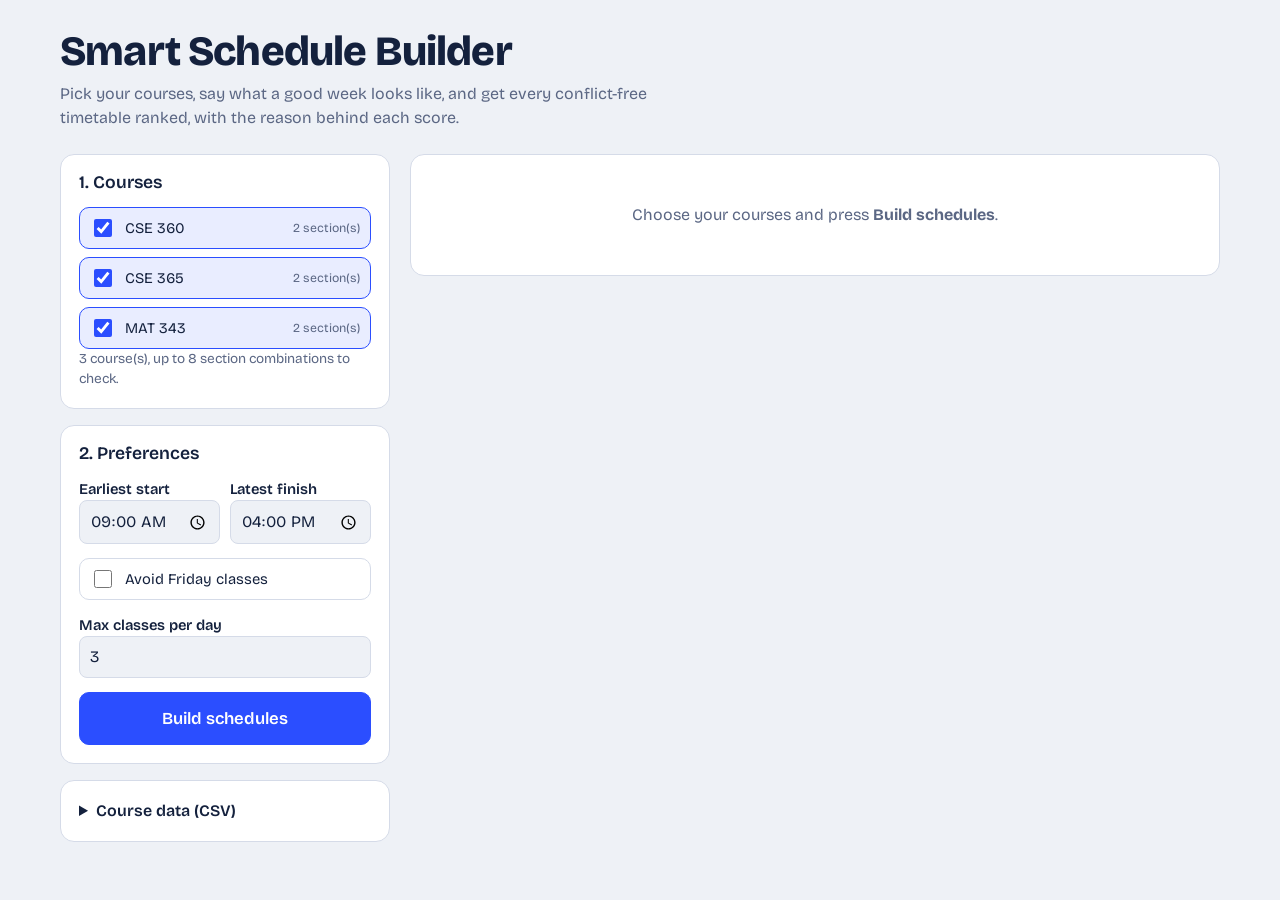
<file: index.html>
<!doctype html>
<html lang="en">
<head>
<meta charset="utf-8">
<meta name="viewport" content="width=device-width, initial-scale=1, viewport-fit=cover">
<title>Smart Schedule Builder</title>
<link href="https://fonts.googleapis.com/css2?family=Bricolage+Grotesque:wght@400;600;800&display=swap" rel="stylesheet">
<link rel="stylesheet" href="styles.css">
</head>
<body>
<header class="site-header">
  <h1>Smart Schedule Builder</h1>
  <p>Pick your courses, say what a good week looks like, and get every conflict-free timetable ranked, with the reason behind each score.</p>
</header>
<main class="layout">
  <div class="no-print">
    <section class="panel stack" aria-labelledby="h-courses">
      <h2 id="h-courses">1. Courses</h2>
      <div id="courses" class="course-list"></div>
      <p class="hint" id="combos"></p>
    </section>
    <section class="panel stack" aria-labelledby="h-pref">
      <h2 id="h-pref">2. Preferences</h2>
      <div class="field-row">
        <div><label for="pStart">Earliest start</label><input id="pStart" type="time" value="09:00"></div>
        <div><label for="pEnd">Latest finish</label><input id="pEnd" type="time" value="16:00"></div>
      </div>
      <label class="checkbox-row"><input id="pFri" type="checkbox"> Avoid Friday classes</label>
      <div><label for="pMax">Max classes per day</label><input id="pMax" type="number" min="1" max="8" value="3"></div>
      <button class="btn-primary" id="go">Build schedules</button>
    </section>
    <section class="panel">
      <details>
        <summary>Course data (CSV)</summary>
        <div class="stack csv-details-body">
          <p class="hint">Columns: course, section, days, start, end. Days use M T W R F (R is Thursday). Times are 24-hour HH:MM.</p>
          <textarea id="csv" spellcheck="false" aria-label="Course CSV"></textarea>
          <input id="file" type="file" accept=".csv,text/csv" aria-label="Upload CSV file">
          <div class="field-row"><button id="load">Use this data</button><button id="reset">Reset sample</button></div>
          <p class="error-text" id="csvErr" role="alert"></p>
        </div>
      </details>
    </section>
  </div>
  <section id="out" aria-live="polite"><div class="panel empty-state">Choose your courses and press <b>Build schedules</b>.</div></section>
</main>
<script src="script.js"></script>
</body>
</html>
</file>
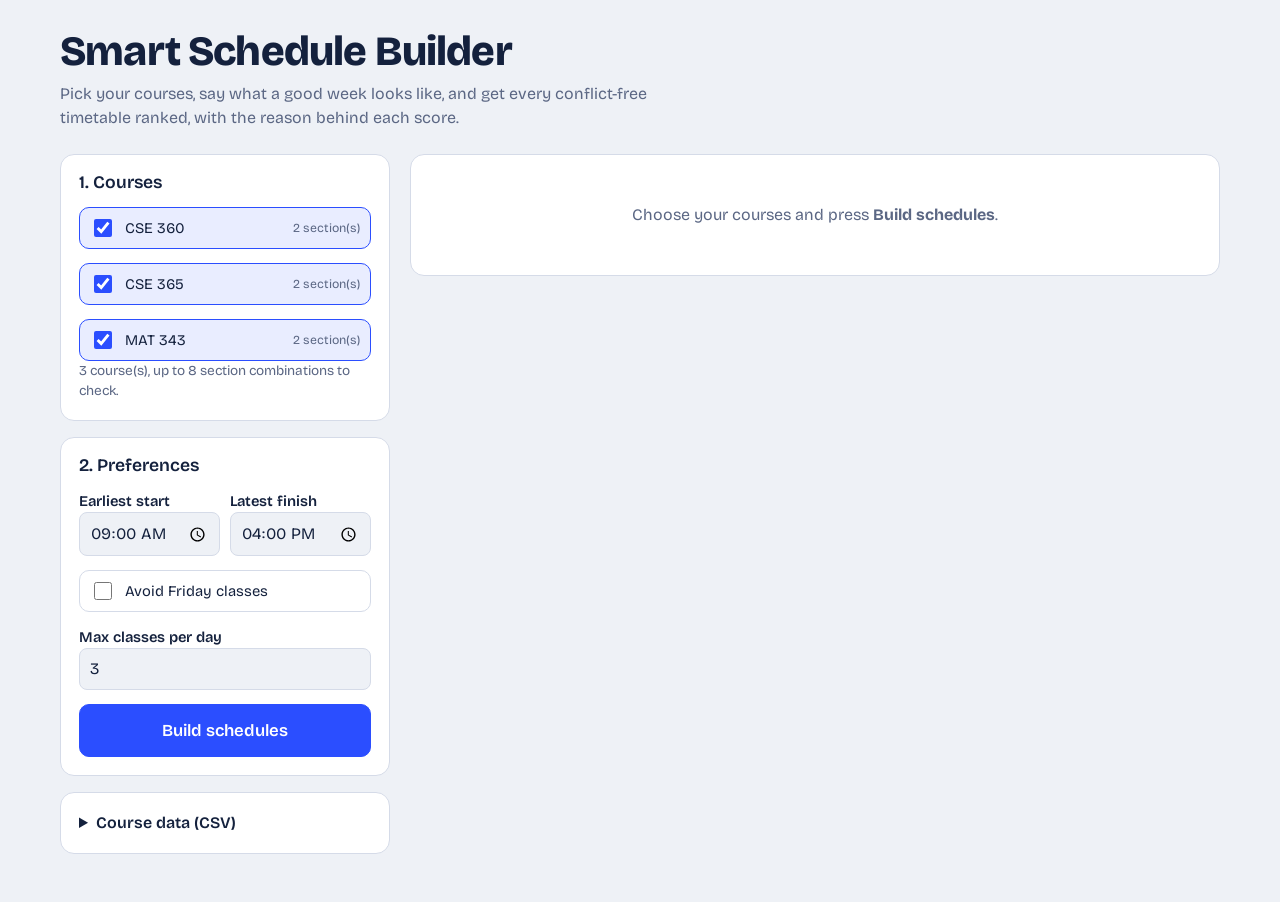
<file: smart-schedule-builder.html>
<!doctype html>
<html lang="en">
<head>
<meta charset="utf-8">
<meta name="viewport" content="width=device-width, initial-scale=1, viewport-fit=cover">
<title>Smart Schedule Builder</title>
<link href="https://fonts.googleapis.com/css2?family=Bricolage+Grotesque:wght@400;600;800&display=swap" rel="stylesheet">
<style>
:root{--bg:#eef1f6;--panel:#fff;--ink:#14213d;--mute:#5b6784;--line:#d5dbe8;--acc:#2b4eff;--accink:#fff;--good:#0a7a4b;--warn:#b25b00;--bad:#b3261e;
--bs:70%;--bl:89%;--bb:42%;--bt:#14213d;
box-sizing:border-box;padding-top:env(safe-area-inset-top,0px);padding-bottom:env(safe-area-inset-bottom,0px)}
@media (prefers-color-scheme:dark){:root:not([data-theme="light"]){--bg:#0e1424;--panel:#161e33;--ink:#e8ecf8;--mute:#98a3c2;--line:#2a3555;--acc:#7b93ff;--accink:#0e1424;--good:#4fd39a;--warn:#f0a24b;--bad:#ff8a80;--bs:35%;--bl:24%;--bb:62%;--bt:#e8ecf8}}
:root[data-theme="dark"]{--bg:#0e1424;--panel:#161e33;--ink:#e8ecf8;--mute:#98a3c2;--line:#2a3555;--acc:#7b93ff;--accink:#0e1424;--good:#4fd39a;--warn:#f0a24b;--bad:#ff8a80;--bs:35%;--bl:24%;--bb:62%;--bt:#e8ecf8}
*,*::before,*::after{box-sizing:inherit}
html{scroll-padding-top:env(safe-area-inset-top,0px)}
body{margin:0;background:var(--bg);color:var(--ink);font:400 16px/1.5 "Bricolage Grotesque",system-ui,-apple-system,"Segoe UI",sans-serif}
h1,h2,h3{margin:0;line-height:1.15}
h1{font-size:clamp(1.8rem,4vw,2.6rem);font-weight:800;letter-spacing:-.02em}
h2{font-size:1.1rem;font-weight:600}
header{max-width:1200px;margin:0 auto;padding:28px 20px 8px}
header p{margin:6px 0 0;color:var(--mute);max-width:60ch}
main{max-width:1200px;margin:0 auto;padding:16px 20px 48px;display:grid;grid-template-columns:330px 1fr;gap:20px;align-items:start}
@media (max-width:860px){main{grid-template-columns:1fr}}
.panel{background:var(--panel);border:1px solid var(--line);border-radius:14px;padding:18px}
.panel+.panel{margin-top:16px}
.stack>*+*{margin-top:14px}
label{display:block;font-weight:600;font-size:.92rem}
.row{display:flex;gap:10px}.row>*{flex:1}
input[type=time],input[type=number],textarea{width:100%;font:inherit;color:var(--ink);background:var(--bg);border:1px solid var(--line);border-radius:8px;padding:8px 10px}
textarea{font-family:ui-monospace,Menlo,monospace;font-size:.8rem;min-height:110px;resize:vertical}
input:focus-visible,button:focus-visible,summary:focus-visible,.chip:focus-within{outline:3px solid var(--acc);outline-offset:2px}
.chk{display:flex;align-items:center;gap:10px;padding:8px 10px;border:1px solid var(--line);border-radius:10px;cursor:pointer;font-weight:400}
.chk input{accent-color:var(--acc);width:18px;height:18px}
.chk small{margin-left:auto;color:var(--mute)}
.chk:has(input:checked){border-color:var(--acc);background:color-mix(in srgb,var(--acc) 10%,transparent)}
button{font:inherit;font-weight:600;border-radius:10px;padding:10px 14px;border:1px solid var(--line);background:var(--panel);color:var(--ink);cursor:pointer}
button.primary{background:var(--acc);color:var(--accink);border-color:var(--acc);width:100%;padding:13px;font-size:1.05rem}
button:disabled{opacity:.5;cursor:not-allowed}
.hint{color:var(--mute);font-size:.85rem;margin:0}
.err{color:var(--bad);font-size:.85rem;margin:6px 0 0;white-space:pre-line}
details summary{cursor:pointer;font-weight:600}
.tabs{display:flex;gap:8px;overflow-x:auto;padding-bottom:4px}
.tab{white-space:nowrap}
.tab[aria-pressed=true]{background:var(--acc);color:var(--accink);border-color:var(--acc)}
.top{display:flex;align-items:center;gap:16px;flex-wrap:wrap;margin:14px 0}
.score{font-size:3.4rem;font-weight:800;line-height:1;letter-spacing:-.03em}
.score small{font-size:1rem;color:var(--mute);font-weight:400}
.gridwrap{overflow-x:auto;border:1px solid var(--line);border-radius:12px}
.grid{display:grid;grid-template-columns:56px repeat(5,minmax(96px,1fr));min-width:560px}
.gh{padding:8px;text-align:center;font-weight:600;border-bottom:1px solid var(--line)}
.gt{position:relative;border-right:1px solid var(--line)}
.gt span{position:absolute;right:6px;font-size:.72rem;color:var(--mute);transform:translateY(-50%)}
.gd{position:relative;border-right:1px solid var(--line);background-image:repeating-linear-gradient(to bottom,transparent 0,transparent calc(var(--H) - 1px),var(--line) calc(var(--H) - 1px),var(--line) var(--H))}
.gd:last-child{border-right:0}
.blk{position:absolute;left:3px;right:3px;border-radius:7px;padding:4px 7px;overflow:hidden;font-size:.78rem;line-height:1.25;
background:hsl(var(--h) var(--bs) var(--bl));border-left:5px solid hsl(var(--h) 60% var(--bb));color:var(--bt)}
.blk b{display:block;font-size:.85rem}
ul.plain{list-style:none;margin:0;padding:0}
.an li{padding:6px 0;border-bottom:1px solid var(--line);display:flex;gap:10px}
.an li:last-child{border:0}
.ok{color:var(--good)}.wn{color:var(--warn)}
.pts{margin-left:auto;font-variant-numeric:tabular-nums;color:var(--mute)}
.two{display:grid;grid-template-columns:1fr 1fr;gap:16px;margin-top:16px}
@media (max-width:700px){.two{grid-template-columns:1fr}}
.empty{text-align:center;padding:48px 16px;color:var(--mute)}
.secs li{padding:6px 0;border-bottom:1px solid var(--line);font-size:.92rem}
@media print{.noprint,header p{display:none}main{display:block}.panel{border:0}}
@media (prefers-reduced-motion:no-preference){.panel.res{animation:in .25s ease-out}@keyframes in{from{opacity:.4}to{opacity:1}}}
</style>
</head>
<body>
<header>
  <h1>Smart Schedule Builder</h1>
  <p>Pick your courses, say what a good week looks like, and get every conflict-free timetable ranked, with the reason behind each score.</p>
</header>
<main>
  <div class="noprint">
    <section class="panel stack" aria-labelledby="h-courses">
      <h2 id="h-courses">1. Courses</h2>
      <div id="courses" class="stack" style="--gap:8px"></div>
      <p class="hint" id="combos"></p>
    </section>
    <section class="panel stack" aria-labelledby="h-pref">
      <h2 id="h-pref">2. Preferences</h2>
      <div class="row">
        <div><label for="pStart">Earliest start</label><input id="pStart" type="time" value="09:00"></div>
        <div><label for="pEnd">Latest finish</label><input id="pEnd" type="time" value="16:00"></div>
      </div>
      <label class="chk"><input id="pFri" type="checkbox"> Avoid Friday classes</label>
      <div><label for="pMax">Max classes per day</label><input id="pMax" type="number" min="1" max="8" value="3"></div>
      <button class="primary" id="go">Build schedules</button>
    </section>
    <section class="panel">
      <details>
        <summary>Course data (CSV)</summary>
        <div class="stack" style="margin-top:12px">
          <p class="hint">Columns: course, section, days, start, end. Days use M T W R F (R is Thursday). Times are 24-hour HH:MM.</p>
          <textarea id="csv" spellcheck="false" aria-label="Course CSV"></textarea>
          <input id="file" type="file" accept=".csv,text/csv" aria-label="Upload CSV file">
          <div class="row"><button id="load">Use this data</button><button id="reset">Reset sample</button></div>
          <p class="err" id="csvErr" role="alert"></p>
        </div>
      </details>
    </section>
  </div>
  <section id="out" aria-live="polite"><div class="panel empty">Choose your courses and press <b>Build schedules</b>.</div></section>
</main>
<script>
"use strict";
const DAYS=["M","T","W","R","F"],NAME={M:"Mon",T:"Tue",W:"Wed",R:"Thu",F:"Fri"};
const SAMPLE=`course,section,days,start,end
CSE 360,1,MW,10:30,11:45
CSE 360,2,TR,09:00,10:15
CSE 365,1,MW,11:00,12:15
CSE 365,2,TR,10:30,11:45
MAT 343,1,MW,13:00,14:15
MAT 343,2,TR,13:00,14:15`;
const $=id=>document.getElementById(id);
const tm=t=>{const[h,m]=t.split(":").map(Number);return h*60+m};
const f12=m=>{const h=Math.floor(m/60),mm=m%60;return`${(h%12)||12}:${String(mm).padStart(2,"0")} ${h<12?"AM":"PM"}`};
const esc=s=>String(s).replace(/[&<>"]/g,c=>({"&":"&amp;","<":"&lt;",">":"&gt;",'"':"&quot;"}[c]));
let catalog={},ranked=[],sel=0,order=[],prefs={};

/* ---------- storage (optional) ---------- */
const store={get(k){try{return localStorage.getItem(k)}catch(e){return null}},set(k,v){try{localStorage.setItem(k,v)}catch(e){}}};

/* ---------- CSV ---------- */
function parseCSV(text){
  const errors=[],cat={};
  const lines=text.split(/\r?\n/).map(l=>l.trim()).filter(Boolean);
  if(!lines.length)return{cat,errors:["The CSV is empty."]};
  const cells=l=>l.split(",").map(c=>c.trim().replace(/^"|"$/g,""));
  const head=cells(lines[0]).map(h=>h.toLowerCase());
  const idx={};
  for(const k of["course","section","days","start","end"]){idx[k]=head.indexOf(k);if(idx[k]<0)errors.push(`Missing column: ${k}`)}
  if(errors.length)return{cat,errors};
  lines.slice(1).forEach((line,i)=>{
    const c=cells(line),n=i+2,r={};
    for(const k in idx)r[k]=c[idx[k]]||"";
    const t=/^([01]?\d|2[0-3]):[0-5]\d$/;
    if(!r.course){errors.push(`Row ${n}: course is blank`);return}
    if(!r.days||[...r.days.toUpperCase()].some(d=>!DAYS.includes(d))){errors.push(`Row ${n}: days must use only M T W R F`);return}
    if(!t.test(r.start)||!t.test(r.end)){errors.push(`Row ${n}: times must look like 09:30`);return}
    const s=tm(r.start),e=tm(r.end);
    if(e<=s){errors.push(`Row ${n}: end must be after start`);return}
    (cat[r.course]=cat[r.course]||[]).push({course:r.course,section:r.section,days:[...new Set(r.days.toUpperCase())].join(""),start:r.start,end:r.end,s,e});
  });
  return{cat,errors};
}

/* ---------- scheduling ---------- */
const conflict=(a,b)=>[...a.days].some(d=>b.days.includes(d))&&a.s<b.e&&b.s<a.e;
function generate(lists,limit=100000){
  const out=[],cur=[];let capped=false;
  const sorted=[...lists].sort((a,b)=>a.length-b.length);
  (function rec(i){
    if(capped)return;
    if(i===sorted.length){out.push(cur.slice());if(out.length>=limit)capped=true;return}
    for(const s of sorted[i]){if(cur.every(c=>!conflict(c,s))){cur.push(s);rec(i+1);cur.pop()}}
  })(0);
  return{out,capped};
}
const onDay=(sch,d)=>sch.filter(s=>s.days.includes(d)).sort((a,b)=>a.s-b.s);
function score(sch,p){
  const parts=[];let total=100;
  const add=(label,detail,pts,ok)=>{parts.push({label,detail,pts,ok});total-=pts};
  const early=sch.filter(s=>s.s<p.start),late=sch.filter(s=>s.e>p.end);
  add("Start time",early.length?`${early.length} class(es) before ${f12(p.start)}`:"Nothing before your earliest start",early.length*5,!early.length);
  add("Finish time",late.length?`${late.length} class(es) end after ${f12(p.end)}`:"Everything ends in time",late.length*5,!late.length);
  if(p.fri){const n=sch.filter(s=>s.days.includes("F")).length;add("Fridays",n?`${n} Friday class(es)`:"Fridays are free",n*10,!n)}
  let gapMin=0,gapPen=0;
  for(const d of DAYS){const ds=onDay(sch,d);for(let i=0;i<ds.length-1;i++){const g=ds[i+1].s-ds[i].e;if(g>0)gapMin+=g;
    if(g>120)gapPen+=12;else if(g>90)gapPen+=8;else if(g>60)gapPen+=5;else if(g>30)gapPen+=2}}
  add("Gaps between classes",gapMin?`${gapMin} min of waiting in total`:"No gaps",gapPen,gapPen<=2);
  const nd=DAYS.filter(d=>onDay(sch,d).length).length;
  add("Days on campus",`${nd} day(s)`,nd<=2?0:nd===3?3:nd===4?7:12,nd<=3);
  let over=0,worst=0;
  for(const d of DAYS){const n=onDay(sch,d).length;worst=Math.max(worst,n);if(n>p.max)over+=(n-p.max)*8}
  add("Daily load",`Busiest day: ${worst} class(es), limit ${p.max}`,over,!over);
  return{score:Math.max(0,Math.min(100,total)),parts,gapMin};
}

/* ---------- UI ---------- */
function renderCourses(checked){
  const box=$("courses");box.innerHTML="";
  Object.keys(catalog).forEach(c=>{
    const l=document.createElement("label");l.className="chk";
    l.innerHTML=`<input type="checkbox" value="${esc(c)}"><span>${esc(c)}</span><small>${catalog[c].length} section(s)</small>`;
    l.querySelector("input").checked=checked?checked.includes(c):true;
    l.querySelector("input").addEventListener("change",updateCombos);
    box.appendChild(l);
  });
  updateCombos();
}
const chosen=()=>[...document.querySelectorAll("#courses input:checked")].map(i=>i.value);
function updateCombos(){
  const c=chosen();const n=c.reduce((a,k)=>a*catalog[k].length,1);
  $("combos").textContent=c.length?`${c.length} course(s), up to ${n.toLocaleString()} section combinations to check.`:"Select at least one course.";
  $("go").disabled=!c.length;
}
function readPrefs(){
  const max=Math.max(1,parseInt($("pMax").value,10)||3);
  return{start:tm($("pStart").value||"09:00"),end:tm($("pEnd").value||"16:00"),fri:$("pFri").checked,max};
}
function blockedPairs(names){
  const bad=[];
  for(let i=0;i<names.length;i++)for(let j=i+1;j<names.length;j++){
    const ok=catalog[names[i]].some(a=>catalog[names[j]].some(b=>!conflict(a,b)));
    if(!ok)bad.push(`${names[i]} and ${names[j]}`);
  }
  return bad;
}
function build(){
  const names=chosen();order=names;
  prefs=readPrefs();
  store.set("ssb",JSON.stringify({csv:$("csv").value,names,pStart:$("pStart").value,pEnd:$("pEnd").value,fri:prefs.fri,max:prefs.max}));
  const {out,capped}=generate(names.map(n=>catalog[n]));
  const out$=$("out");
  if(!out.length){
    const bad=blockedPairs(names);
    out$.innerHTML=`<div class="panel empty"><h2>No conflict-free schedule exists</h2><p>${bad.length?`Every section of ${bad.map(esc).join("; ")} overlaps.`:"Three or more of these courses clash in every combination."} Try dropping one course or adding another section.</p></div>`;
    return;
  }
  ranked=out.map(s=>({sch:s,...score(s,prefs)})).sort((a,b)=>b.score-a.score||a.gapMin-b.gapMin);
  sel=0;draw(out.length,capped);
}
function draw(total,capped){
  const top=ranked.slice(0,8),r=ranked[sel];
  const o=$("out");
  o.innerHTML=`<div class="panel res">
    <p class="hint">${total.toLocaleString()} valid schedule(s) found${capped?" (stopped at the 100,000 limit)":""}. Showing the best ${top.length}.</p>
    <div class="tabs noprint" role="group" aria-label="Schedule options">${top.map((t,i)=>`<button class="tab" data-i="${i}" aria-pressed="${i===sel}">Option ${i+1}: ${t.score}</button>`).join("")}</div>
    <div class="top"><div class="score">${r.score}<small>/100</small></div>
      <div><h2>${sel===0?"Best match for your preferences":`Option ${sel+1}`}</h2><p class="hint">${r.parts.filter(p=>!p.ok).length?"Trade-offs are listed below.":"No trade-offs: this one hits every preference."}</p></div>
      <div class="noprint" style="margin-left:auto;display:flex;gap:8px"><button id="copy">Copy</button><button id="print">Print</button></div></div>
    ${grid(r.sch)}
    <div class="two">
      <div><h3>Why this score</h3><ul class="plain an">${r.parts.map(p=>`<li><span class="${p.ok?"ok":"wn"}" aria-hidden="true">${p.ok?"✓":"!"}</span><span><b>${p.label}</b><br><span class="hint">${esc(p.detail)}</span></span><span class="pts">${p.pts?"−"+p.pts:"0"}</span></li>`).join("")}</ul></div>
      <div><h3>Sections to register</h3><ul class="plain secs">${[...r.sch].sort((a,b)=>order.indexOf(a.course)-order.indexOf(b.course)).map(s=>`<li><b>${esc(s.course)}</b> section ${esc(s.section)}<br><span class="hint">${s.days.split("").map(d=>NAME[d]).join(", ")}, ${f12(s.s)} to ${f12(s.e)}</span></li>`).join("")}</ul></div>
    </div></div>`;
  o.querySelectorAll(".tab").forEach(b=>b.onclick=()=>{sel=+b.dataset.i;draw(total,capped)});
  $("copy").onclick=copyText;$("print").onclick=()=>window.print();
}
function grid(sch){
  const H=54;
  const lo=Math.floor((Math.min(...sch.map(s=>s.s))-30)/60)*60,hi=Math.ceil((Math.max(...sch.map(s=>s.e))+30)/60)*60;
  const h=(hi-lo)/60*H;
  let ticks="";for(let m=lo;m<=hi;m+=60)ticks+=`<span style="top:${(m-lo)/60*H}px">${f12(m).replace(":00","")}</span>`;
  const cols=DAYS.map(d=>`<div class="gd" style="--H:${H}px;height:${h}px">${onDay(sch,d).map(s=>{
    const hue=(order.indexOf(s.course)*67+222)%360;
    return`<div class="blk" style="--h:${hue};top:${(s.s-lo)/60*H}px;height:${(s.e-s.s)/60*H-2}px"><b>${esc(s.course)}</b>Sec ${esc(s.section)}<br>${f12(s.s)}</div>`}).join("")}</div>`).join("");
  return`<div class="gridwrap"><div class="grid"><div class="gh"></div>${DAYS.map(d=>`<div class="gh">${NAME[d]}</div>`).join("")}<div class="gt" style="height:${h}px">${ticks}</div>${cols}</div></div>`;
}
function copyText(){
  const r=ranked[sel];
  const t=`My schedule (score ${r.score}/100)\n`+r.sch.map(s=>`${s.course} section ${s.section}: ${s.days} ${s.start}-${s.end}`).join("\n");
  const done=()=>{$("copy").textContent="Copied"};
  const fb=()=>{const a=document.createElement("textarea");a.value=t;document.body.appendChild(a);a.select();try{document.execCommand("copy");done()}catch(e){$("copy").textContent="Copy blocked"}a.remove()};
  try{navigator.clipboard.writeText(t).then(done,fb)}catch(e){fb()}
}
function loadCSV(text,checked){
  const {cat,errors}=parseCSV(text);
  $("csvErr").textContent=errors.slice(0,6).join("\n")+(errors.length>6?`\n…and ${errors.length-6} more`:"");
  if(!Object.keys(cat).length)return false;
  catalog=cat;$("csv").value=text;renderCourses(checked);
  $("out").innerHTML='<div class="panel empty">Choose your courses and press <b>Build schedules</b>.</div>';
  return true;
}
$("go").onclick=build;
$("load").onclick=()=>loadCSV($("csv").value);
$("reset").onclick=()=>{$("csv").value=SAMPLE;loadCSV(SAMPLE)};
$("file").onchange=e=>{const f=e.target.files[0];if(!f)return;const r=new FileReader();r.onload=()=>loadCSV(String(r.result));r.readAsText(f)};
/* init */
(function(){
  let s=null;try{s=JSON.parse(store.get("ssb"))}catch(e){}
  if(s&&typeof s.csv==="string"&&loadCSV(s.csv,Array.isArray(s.names)?s.names:undefined)){
    if(s.pStart)$("pStart").value=s.pStart;if(s.pEnd)$("pEnd").value=s.pEnd;$("pFri").checked=!!s.fri;if(s.max)$("pMax").value=s.max;
  }else loadCSV(SAMPLE);
})();
</script>
</body>
</html>
</file>
<file: styles.css>
/* ==========================================================================
   Smart Schedule Builder - styles
   Sections: 1 Theme variables | 2 Base | 3 Page layout | 4 Panels & forms
             5 Buttons | 6 Results | 7 Weekly grid | 8 Utilities | 9 Print/motion
   ========================================================================== */

/* ---------- 1. Theme variables ---------- */
:root {
  --color-bg: #eef1f6;
  --color-panel: #fff;
  --color-text: #14213d;
  --color-muted: #5b6784;
  --color-border: #d5dbe8;
  --color-accent: #2b4eff;
  --color-accent-text: #fff;
  --color-good: #0a7a4b;
  --color-warn: #b25b00;
  --color-bad: #b3261e;

  /* class-block colour tuning (hue is set per course in script.js) */
  --block-saturation: 70%;
  --block-lightness: 89%;
  --block-border-lightness: 42%;
  --block-text: #14213d;

  box-sizing: border-box;
  padding-top: env(safe-area-inset-top, 0px);
  padding-bottom: env(safe-area-inset-bottom, 0px);
}

@media (prefers-color-scheme: dark) {
  :root:not([data-theme="light"]) {
    --color-bg: #0e1424;
    --color-panel: #161e33;
    --color-text: #e8ecf8;
    --color-muted: #98a3c2;
    --color-border: #2a3555;
    --color-accent: #7b93ff;
    --color-accent-text: #0e1424;
    --color-good: #4fd39a;
    --color-warn: #f0a24b;
    --color-bad: #ff8a80;
    --block-saturation: 35%;
    --block-lightness: 24%;
    --block-border-lightness: 62%;
    --block-text: #e8ecf8;
  }
}

:root[data-theme="dark"] {
  --color-bg: #0e1424;
  --color-panel: #161e33;
  --color-text: #e8ecf8;
  --color-muted: #98a3c2;
  --color-border: #2a3555;
  --color-accent: #7b93ff;
  --color-accent-text: #0e1424;
  --color-good: #4fd39a;
  --color-warn: #f0a24b;
  --color-bad: #ff8a80;
  --block-saturation: 35%;
  --block-lightness: 24%;
  --block-border-lightness: 62%;
  --block-text: #e8ecf8;
}

/* ---------- 2. Base ---------- */
*,
*::before,
*::after {
  box-sizing: inherit;
}

html {
  scroll-padding-top: env(safe-area-inset-top, 0px);
}

body {
  margin: 0;
  background: var(--color-bg);
  color: var(--color-text);
  font: 400 16px/1.5 "Bricolage Grotesque", system-ui, -apple-system, "Segoe UI", sans-serif;
}

h1, h2, h3 {
  margin: 0;
  line-height: 1.15;
}

h1 {
  font-size: clamp(1.8rem, 4vw, 2.6rem);
  font-weight: 800;
  letter-spacing: -0.02em;
}

h2 {
  font-size: 1.1rem;
  font-weight: 600;
}

/* ---------- 3. Page layout ---------- */
.site-header {
  max-width: 1200px;
  margin: 0 auto;
  padding: 28px 20px 8px;
}

.site-header p {
  margin: 6px 0 0;
  color: var(--color-muted);
  max-width: 60ch;
}

.layout {
  max-width: 1200px;
  margin: 0 auto;
  padding: 16px 20px 48px;
  display: grid;
  grid-template-columns: 330px 1fr;
  gap: 20px;
  align-items: start;
}

@media (max-width: 860px) {
  .layout {
    grid-template-columns: 1fr;
  }
}

/* ---------- 4. Panels & forms ---------- */
.panel {
  background: var(--color-panel);
  border: 1px solid var(--color-border);
  border-radius: 14px;
  padding: 18px;
}

.panel + .panel {
  margin-top: 16px;
}

.stack > * + * {
  margin-top: 14px;
}

.course-list > * + * {
  margin-top: 8px;
}

.csv-details-body {
  margin-top: 12px;
}

label {
  display: block;
  font-weight: 600;
  font-size: 0.92rem;
}

.field-row {
  display: flex;
  gap: 10px;
}

.field-row > * {
  flex: 1;
}

input[type=time],
input[type=number],
textarea {
  width: 100%;
  font: inherit;
  color: var(--color-text);
  background: var(--color-bg);
  border: 1px solid var(--color-border);
  border-radius: 8px;
  padding: 8px 10px;
}

textarea {
  font-family: ui-monospace, Menlo, monospace;
  font-size: 0.8rem;
  min-height: 110px;
  resize: vertical;
}

input:focus-visible,
button:focus-visible,
summary:focus-visible,
.checkbox-row:focus-within {
  outline: 3px solid var(--color-accent);
  outline-offset: 2px;
}

.checkbox-row {
  display: flex;
  align-items: center;
  gap: 10px;
  padding: 8px 10px;
  border: 1px solid var(--color-border);
  border-radius: 10px;
  cursor: pointer;
  font-weight: 400;
}

.checkbox-row input {
  accent-color: var(--color-accent);
  width: 18px;
  height: 18px;
}

.checkbox-row small {
  margin-left: auto;
  color: var(--color-muted);
}

.checkbox-row:has(input:checked) {
  border-color: var(--color-accent);
  background: color-mix(in srgb, var(--color-accent) 10%, transparent);
}

details summary {
  cursor: pointer;
  font-weight: 600;
}

.hint {
  color: var(--color-muted);
  font-size: 0.85rem;
  margin: 0;
}

.error-text {
  color: var(--color-bad);
  font-size: 0.85rem;
  margin: 6px 0 0;
  white-space: pre-line;
}

/* ---------- 5. Buttons ---------- */
button {
  font: inherit;
  font-weight: 600;
  border-radius: 10px;
  padding: 10px 14px;
  border: 1px solid var(--color-border);
  background: var(--color-panel);
  color: var(--color-text);
  cursor: pointer;
}

button:disabled {
  opacity: 0.5;
  cursor: not-allowed;
}

.btn-primary {
  background: var(--color-accent);
  color: var(--color-accent-text);
  border-color: var(--color-accent);
  width: 100%;
  padding: 13px;
  font-size: 1.05rem;
}

/* ---------- 6. Results ---------- */
.option-tabs {
  display: flex;
  gap: 8px;
  overflow-x: auto;
  padding-bottom: 4px;
}

.option-tab {
  white-space: nowrap;
}

.option-tab[aria-pressed=true] {
  background: var(--color-accent);
  color: var(--color-accent-text);
  border-color: var(--color-accent);
}

.result-header {
  display: flex;
  align-items: center;
  gap: 16px;
  flex-wrap: wrap;
  margin: 14px 0;
}

.result-actions {
  margin-left: auto;
  display: flex;
  gap: 8px;
}

.score {
  font-size: 3.4rem;
  font-weight: 800;
  line-height: 1;
  letter-spacing: -0.03em;
}

.score small {
  font-size: 1rem;
  color: var(--color-muted);
  font-weight: 400;
}

.two-column {
  display: grid;
  grid-template-columns: 1fr 1fr;
  gap: 16px;
  margin-top: 16px;
}

@media (max-width: 700px) {
  .two-column {
    grid-template-columns: 1fr;
  }
}

.plain-list {
  list-style: none;
  margin: 0;
  padding: 0;
}

.analysis-list li {
  padding: 6px 0;
  border-bottom: 1px solid var(--color-border);
  display: flex;
  gap: 10px;
}

.analysis-list li:last-child {
  border: 0;
}

.is-ok {
  color: var(--color-good);
}

.is-warning {
  color: var(--color-warn);
}

.points {
  margin-left: auto;
  font-variant-numeric: tabular-nums;
  color: var(--color-muted);
}

.sections-list li {
  padding: 6px 0;
  border-bottom: 1px solid var(--color-border);
  font-size: 0.92rem;
}

.empty-state {
  text-align: center;
  padding: 48px 16px;
  color: var(--color-muted);
}

/* ---------- 7. Weekly grid ---------- */
.grid-scroll {
  overflow-x: auto;
  border: 1px solid var(--color-border);
  border-radius: 12px;
}

.week-grid {
  display: grid;
  grid-template-columns: 56px repeat(5, minmax(96px, 1fr));
  min-width: 560px;
}

.grid-header {
  padding: 8px;
  text-align: center;
  font-weight: 600;
  border-bottom: 1px solid var(--color-border);
}

.grid-times {
  position: relative;
  border-right: 1px solid var(--color-border);
}

.grid-times span {
  position: absolute;
  right: 6px;
  font-size: 0.72rem;
  color: var(--color-muted);
  transform: translateY(-50%);
}

.grid-day {
  position: relative;
  border-right: 1px solid var(--color-border);
  /* --hour-height is set inline by script.js */
  background-image: repeating-linear-gradient(
    to bottom,
    transparent 0,
    transparent calc(var(--hour-height) - 1px),
    var(--color-border) calc(var(--hour-height) - 1px),
    var(--color-border) var(--hour-height)
  );
}

.grid-day:last-child {
  border-right: 0;
}

.class-block {
  position: absolute;
  left: 3px;
  right: 3px;
  border-radius: 7px;
  padding: 4px 7px;
  overflow: hidden;
  font-size: 0.78rem;
  line-height: 1.25;
  /* --hue is set inline by script.js, one per course */
  background: hsl(var(--hue) var(--block-saturation) var(--block-lightness));
  border-left: 5px solid hsl(var(--hue) 60% var(--block-border-lightness));
  color: var(--block-text);
}

.class-block b {
  display: block;
  font-size: 0.85rem;
}

/* ---------- 8. Utilities ---------- */
/* (none yet; keep one-off helpers here) */

/* ---------- 9. Print & motion ---------- */
@media print {
  .no-print,
  .site-header p {
    display: none;
  }

  .layout {
    display: block;
  }

  .panel {
    border: 0;
  }
}

@media (prefers-reduced-motion: no-preference) {
  .results-panel {
    animation: fade-in 0.25s ease-out;
  }

  @keyframes fade-in {
    from { opacity: 0.4; }
    to   { opacity: 1; }
  }
}
</file>
